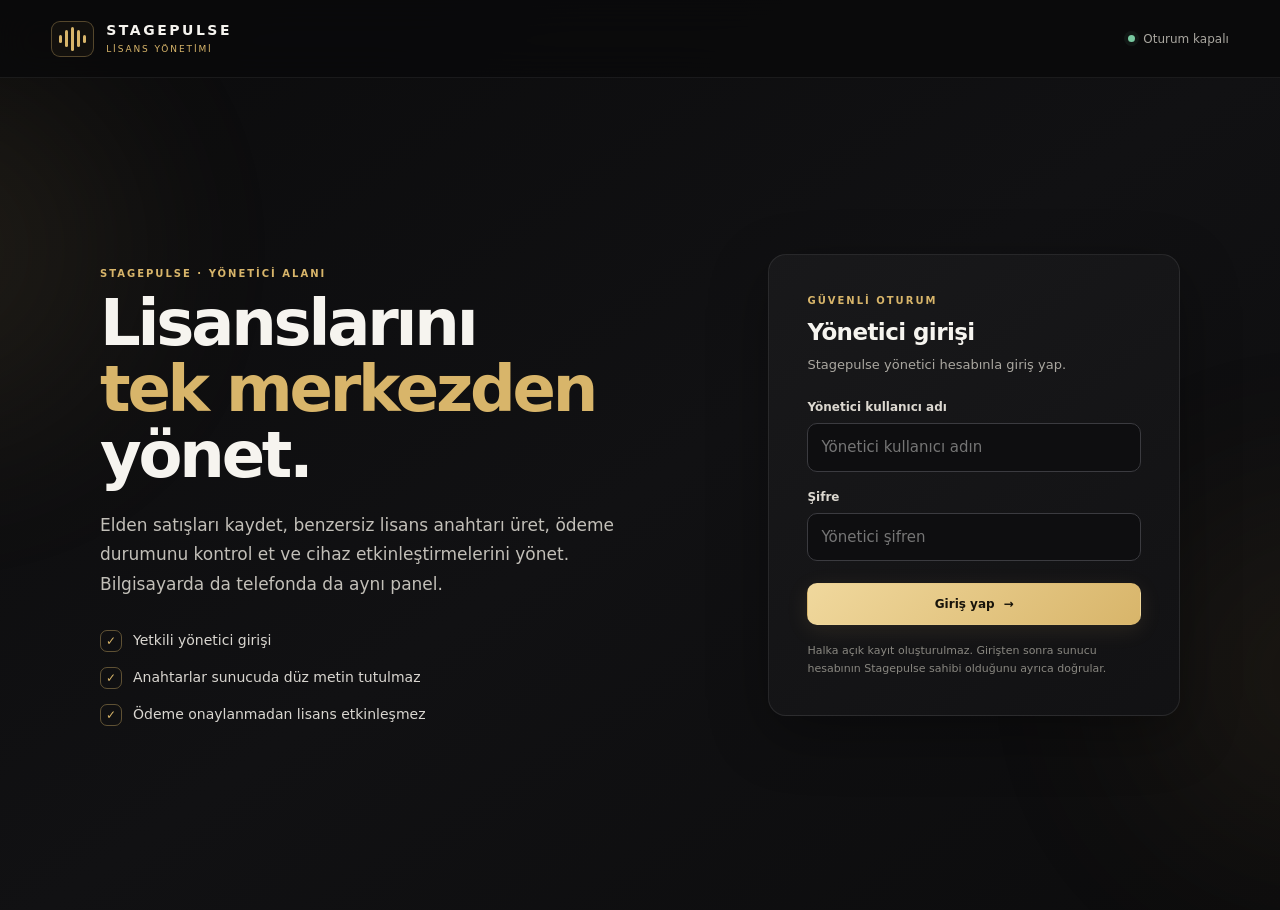
<file: windows/ses-merkezi-lisans/index.html>
<!doctype html>
<html lang="tr">
<head>
  <meta charset="utf-8">
  <meta name="viewport" content="width=device-width, initial-scale=1, viewport-fit=cover">
  <meta name="robots" content="noindex,nofollow,noarchive">
  <meta name="theme-color" content="#0c0c0d">
  <meta name="description" content="Stagepulse Ses Mühendisliği Merkezi lisans ve manuel satış yönetimi.">
  <title>Stagepulse | Lisans Yönetimi</title>
  <link rel="stylesheet" href="./admin.css">
  <script defer src="./admin.js?v=20261119-authfix2"></script>
</head>
<body>
  <div class="ambient ambient-a" aria-hidden="true"></div><div class="ambient ambient-b" aria-hidden="true"></div>
  <header class="topbar">
    <a class="brand" href="#" aria-label="Stagepulse Lisans Yönetimi ana sayfa">
      <span class="brand-mark" aria-hidden="true"><i></i><i></i><i></i><i></i><i></i></span>
      <span><strong>STAGEPULSE</strong><small>LİSANS YÖNETİMİ</small></span>
    </a>
    <div class="top-actions">
      <span id="connectionStatus" class="connection"><span class="status-dot"></span><span>Bağlantı bekleniyor</span></span>
      <button id="signOutButton" class="button button-quiet hidden" type="button">Güvenli çıkış</button>
    </div>
  </header>

  <main class="page-wrap">
    <section id="loginView" class="login-layout" aria-labelledby="loginHeading">
      <div class="login-intro">
        <p class="eyebrow">STAGEPULSE · YÖNETİCİ ALANI</p>
        <h1>Lisanslarını<br><span>tek merkezden</span> yönet.</h1>
        <p class="lead">Elden satışları kaydet, benzersiz lisans anahtarı üret, ödeme durumunu kontrol et ve cihaz etkinleştirmelerini yönet. Bilgisayarda da telefonda da aynı panel.</p>
        <div class="feature-line"><span class="feature-icon">✓</span> Yetkili yönetici girişi</div>
        <div class="feature-line"><span class="feature-icon">✓</span> Anahtarlar sunucuda düz metin tutulmaz</div>
        <div class="feature-line"><span class="feature-icon">✓</span> Ödeme onaylanmadan lisans etkinleşmez</div>
      </div>
      <form id="loginForm" class="panel login-card" autocomplete="on">
        <div class="panel-kicker">GÜVENLİ OTURUM</div>
        <h2 id="loginHeading">Yönetici girişi</h2>
        <p class="muted">Stagepulse yönetici hesabınla giriş yap.</p>
        <label for="loginEmail">Yönetici kullanıcı adı</label>
        <input id="loginEmail" name="username" type="text" inputmode="text" autocomplete="username" required maxlength="120" placeholder="Yönetici kullanıcı adın">
        <label for="loginPassword">Şifre</label>
        <input id="loginPassword" name="password" type="password" autocomplete="current-password" required maxlength="256" placeholder="Yönetici şifren">
        <button id="loginButton" class="button button-primary button-wide" type="submit">Giriş yap <span aria-hidden="true">→</span></button>
        <p id="loginMessage" class="feedback" role="status" aria-live="polite"></p>
        <p class="small-note">Halka açık kayıt oluşturulmaz. Girişten sonra sunucu hesabının Stagepulse sahibi olduğunu ayrıca doğrular.</p>
      </form>
    </section>

    <section id="appView" class="hidden" aria-labelledby="dashboardHeading">
      <div class="page-heading">
        <div><p class="eyebrow">TİCARİ KONTROL MERKEZİ</p><h1 id="dashboardHeading">Lisans ve satışlar</h1><p class="muted">Müşteri, tahsilat, aktivasyon ve lisans durumu aynı yerde.</p></div>
        <div class="heading-meta"><span class="owner-pill"><span class="status-dot"></span> Yönetici doğrulandı</span><span id="currentUser" class="current-user"></span></div>
      </div>
      <div id="globalMessage" class="feedback global-feedback" role="status" aria-live="polite"></div>

      <div class="stats-grid" aria-label="Lisans özeti">
        <article class="stat-card"><span class="stat-label">Toplam lisans</span><strong id="statTotal">0</strong><span class="stat-caption">Kayıtlı lisans</span></article>
        <article class="stat-card"><span class="stat-label">Aktif lisans</span><strong id="statActive">0</strong><span class="stat-caption">Ödeme ve süre kontrolünden geçen</span></article>
        <article class="stat-card"><span class="stat-label">Ödeme bekleyen</span><strong id="statPending">0</strong><span class="stat-caption">Etkinleştirme kapalı</span></article>
        <article class="stat-card"><span class="stat-label">Tahsilat kayıtları</span><strong id="statRevenue">₺0</strong><span class="stat-caption">Yalnızca panelde ödendi işaretlenen kayıtlar</span></article>
      </div>

      <section class="panel create-panel" aria-labelledby="newLicenseHeading">
        <div class="section-head"><div><p class="eyebrow">YENİ SATIŞ</p><h2 id="newLicenseHeading">Lisans oluştur</h2><p class="muted">Ödeme aldıysan “Ödendi” seç. Anahtar yalnızca bir kez gösterilir.</p></div><span class="section-number">01</span></div>
        <form id="licenseForm" class="form-grid">
          <div class="field span-2"><label for="customerName">Müşteri / öğrenci adı</label><input id="customerName" name="customer_name" maxlength="120" placeholder="Örn. Ahmet Yılmaz" required></div>
          <div class="field span-2"><label for="customerEmail">E-posta <span class="optional">(isteğe bağlı)</span></label><input id="customerEmail" name="customer_email" type="email" maxlength="320" placeholder="ogrenci@ornek.com"></div>
          <div class="field span-2"><label for="licenseLabel">Ürün / lisans etiketi</label><input id="licenseLabel" name="label" maxlength="120" required value="FULL PAKET"></div>
          <div class="field"><label for="licensePlan">Lisans türü</label><select id="licensePlan" name="plan_code" disabled><option value="student" selected>FULL PAKET</option></select></div>
          <div class="field"><label for="expiresDays">Süre (gün)</label><input id="expiresDays" name="expires_days" type="number" min="0" max="0" value="0" inputmode="numeric" readonly><small class="hint">FULL PAKET süresizdir.</small></div>
          <div class="field"><label for="maxActivations">Cihaz sayısı</label><select id="maxActivations" name="max_activations"><option value="1">1 cihaz</option><option value="2">2 cihaz</option><option value="3">3 cihaz</option><option value="5">5 cihaz</option></select></div>
          <div class="field"><label for="paymentMethod">Ödeme yöntemi</label><select id="paymentMethod" name="payment_method"><option value="cash">Elden nakit</option><option value="bank_transfer">Banka havalesi / EFT</option></select></div>
          <div class="field"><label for="paymentStatus">Ödeme durumu</label><select id="paymentStatus" name="payment_status"><option value="unpaid">Ödeme bekleniyor</option><option value="paid">Ödeme alındı / ödendi</option></select></div>
          <div class="field"><label for="paymentAmount">Tutar (TL)</label><input id="paymentAmount" name="amount" type="number" min="0" max="2500" step="0.01" value="2500" inputmode="decimal" required></div>
          <div class="field"><label for="paymentReference">Dekont / satış notu <span class="optional">(isteğe bağlı)</span></label><input id="paymentReference" name="payment_reference" maxlength="120" placeholder="Makbuz no veya kısa not"></div>
          <div class="field span-2"><label for="licenseNotes">İç not <span class="optional">(isteğe bağlı)</span></label><textarea id="licenseNotes" name="notes" rows="2" maxlength="500" placeholder="Satışa dair yöneticinin görebileceği kısa not"></textarea></div>
          <div class="field span-2 form-footer"><p class="small-note">Ödeme durumunu yalnızca tahsilatı gerçekten yaptıktan sonra “Ödendi” olarak işaretle. Bu kayıt muhasebe belgesinin yerine geçmez.</p><button id="createLicenseButton" class="button button-primary" type="submit">Lisans anahtarı üret <span aria-hidden="true">→</span></button></div>
        </form>
        <div id="issuedKeyPanel" class="issued-key hidden" aria-live="polite">
          <div><p class="eyebrow">YENİ LİSANS ANAHTARI</p><h3 id="issuedKeyTitle">Anahtar oluşturuldu</h3><p class="small-note">Anahtarı şimdi kopyalayıp müşteriye ilet. Güvenlik nedeniyle daha sonra tekrar görüntülenemez.</p></div>
          <code id="issuedKey" class="issued-key-value"></code>
          <div class="issued-key-actions"><button id="copyKeyButton" class="button button-primary" type="button">Anahtarı kopyala</button><button id="dismissKeyButton" class="button button-quiet" type="button">Anahtarı gizle</button></div>
        </div>
      </section>

      <section class="panel list-panel" aria-labelledby="licenseListHeading">
        <div class="section-head"><div><p class="eyebrow">KAYIT VE KONTROL</p><h2 id="licenseListHeading">Lisans listesi</h2><p class="muted">Ödeme onayla, süre uzat, cihazı kaldır veya lisansı iptal et.</p></div><span class="section-number">02</span></div>
        <div class="list-toolbar"><div class="search-wrap"><span aria-hidden="true">⌕</span><input id="licenseSearch" type="search" placeholder="Müşteri, e-posta veya lisans ara" aria-label="Lisans ara"></div><select id="licenseFilter" aria-label="Lisans durumuna göre filtrele"><option value="all">Tüm durumlar</option><option value="active">Aktif</option><option value="unpaid">Ödeme bekliyor</option><option value="refunded">İade edildi</option><option value="revoked">İptal edildi</option><option value="expired">Süresi dolmuş</option></select><button id="refreshButton" class="button button-quiet" type="button">Yenile ↻</button><button id="exportButton" class="button button-outline" type="button">CSV dışa aktar</button></div>
        <div id="licenseList" class="license-grid"><div class="empty-state">Lisans kayıtları yükleniyor…</div></div>
      </section>

      <section class="panel audit-panel" aria-labelledby="auditHeading">
        <div class="section-head"><div><p class="eyebrow">İZLENEBİLİRLİK</p><h2 id="auditHeading">Son yönetici işlemleri</h2><p class="muted">Lisans oluşturma, ödeme değişikliği ve iptal geçmişi.</p></div><span class="section-number">03</span></div>
        <div id="auditList" class="audit-list"><p class="empty-state">İşlem geçmişi yükleniyor…</p></div>
      </section>
      <footer class="page-footer"><span>STAGEPULSE · SES MÜHENDİSLİĞİ MERKEZİ</span><span>Bu panel yalnızca lisans yönetimi içindir.</span></footer>
    </section>
  </main>

  <dialog id="activationDialog" class="activation-dialog" aria-labelledby="activationHeading">
    <div class="dialog-head"><div><p class="eyebrow">CİHAZ ETKİNLEŞTİRMELERİ</p><h2 id="activationHeading">Aktif cihazlar</h2></div><button id="closeActivationDialog" class="icon-button" type="button" aria-label="Kapat">×</button></div>
    <p class="muted">Cihaz parmak izleri güvenlik için kısaltılmış gösterilir. Cihazı kaldırmak o cihazın lisans kontrolünü yeniden başarısız hâle getirir.</p>
    <div id="activationList" class="activation-list"></div>
  </dialog>
  <noscript><div class="noscript-warning">Bu yönetim panelini kullanmak için JavaScript açık olmalıdır.</div></noscript>
</body>
</html>
</file>
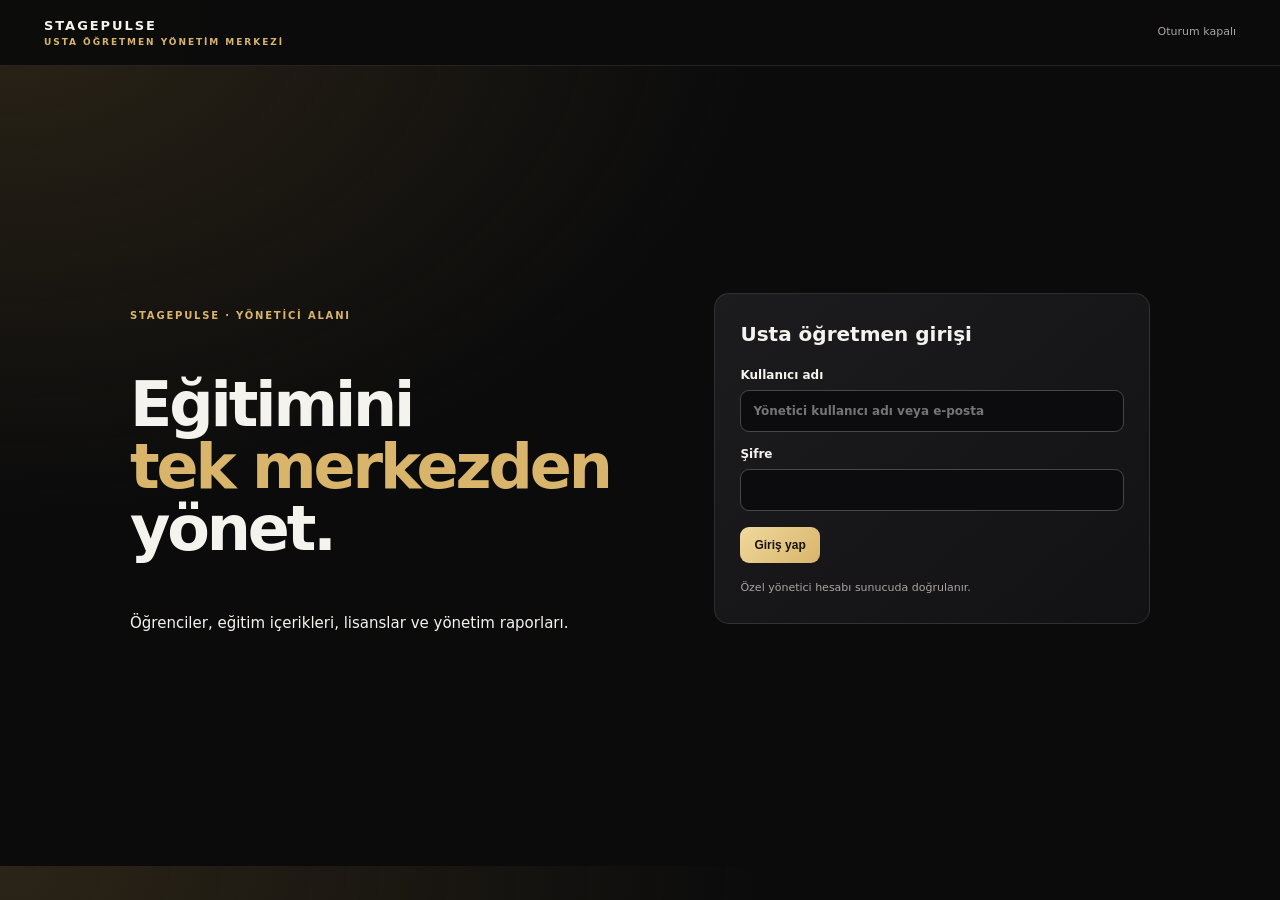
<file: admin-app/desktop/assets/index.html>
<!doctype html>
<html lang="tr"><head><meta charset="utf-8"><meta name="viewport" content="width=device-width,initial-scale=1,viewport-fit=cover"><meta name="theme-color" content="#0b0b0c"><title>Stagepulse Usta Öğretmen Yönetim Merkezi</title><link rel="stylesheet" href="style.css"></head><body>
<header class="top"><b>STAGEPULSE <small>USTA ÖĞRETMEN YÖNETİM MERKEZİ</small></b><span id="conn">Oturum kapalı</span><button id="logout" class="hidden">Güvenli çıkış</button></header><main>
<section id="login" class="login"><div><p>STAGEPULSE · YÖNETİCİ ALANI</p><h1>Eğitimini<br><em>tek merkezden</em> yönet.</h1><span>Öğrenciler, eğitim içerikleri, lisanslar ve yönetim raporları.</span></div><form id="loginForm" class="panel"><h2>Usta öğretmen girişi</h2><label>Kullanıcı adı<input id="username" required autocomplete="username" maxlength="120" placeholder="Yönetici kullanıcı adı veya e-posta"></label><label>Şifre<input id="password" type="password" required autocomplete="current-password" maxlength="1024"></label><button id="loginBtn" type="submit">Giriş yap</button><p id="loginMsg"></p><small>Özel yönetici hesabı sunucuda doğrulanır.</small></form></section>
<section id="app" class="hidden">
<nav class="nav"><button data-page="overview" class="nav-active">Genel Bakış</button><button data-page="students">Öğrenciler</button><button data-page="test-licenses">Eğitim/Test Lisansları</button><button data-page="education">Eğitim Yönetimi</button><button data-page="exams">Sınavlar</button><button data-page="licenses">Lisanslar</button><button data-page="reports">Raporlar</button><button data-page="settings">Ayarlar</button></nav>
<p id="msg" role="status"></p>
<section id="page-overview" class="page"><div class="heading"><div><p>USTA ÖĞRETMEN KONTROL MERKEZİ</p><h1>Genel Bakış</h1><span class="muted">Lisans sunucusundan alınan güncel özet.</span></div><button id="refresh" class="secondary">Verileri yenile</button></div>
<div class="stats"><div class="panel">Toplam lisans<strong id="total">0</strong></div><div class="panel">Aktif lisans<strong id="active">0</strong></div><div class="panel">İptal / süresi dolmuş<strong id="revoked">0</strong></div><div class="panel">Kayıtlı müşteri<strong id="studentCount">0</strong></div></div>
<div class="panel"><h2>Yönetim modülleri</h2><div class="module-grid">
<button class="module-card" data-page="students"><b>Öğrenciler</b><span>Öğrenci hesapları ve ilerleme takibi</span></button><button class="module-card" data-page="test-licenses"><b>Eğitim/Test Lisansları</b><span>Ticari satışlardan ayrı ücretsiz öğrenci lisansları</span></button>
<button class="module-card" data-page="education"><b>Eğitim Yönetimi</b><span>Uygulamadaki eğitim paketleri kataloğu</span></button>
<button class="module-card" data-page="exams"><b>Sınavlar</b><span>Sınav verisi için sunucu bağlantı durumu</span></button>
<button class="module-card" data-page="licenses"><b>Lisanslar</b><span>Lisans oluştur, takip et ve iptal et</span></button>
</div></div></section>
<section id="page-students" class="page hidden"><div class="heading"><div><p>ÖĞRENCİ / MÜŞTERİ KAYITLARI</p><h1>Öğrenciler</h1></div><button class="secondary" data-refresh>Yenile</button></div><p class="muted">Lisansını etkinleştiren öğrencileri ve öğretmen onaylı ders ilerlemelerini buradan yönet.</p><div class="panel"><div class="toolbar"><input id="studentSearch" placeholder="İsim veya lisans ara"></div><div id="studentsList" class="cards"></div><div id="progressDialog" class="panel hidden"><div class="heading"><h2 id="progressStudentName">Öğrenci ilerlemesi</h2><button id="closeProgress" class="secondary">Kapat</button></div><p class="muted">Modül tamamlanma durumunu işaretle ve öğretmen notunu kaydet.</p><div id="progressModules"></div></div></div></section>
<section id="page-test-licenses" class="page hidden"><div class="heading"><div><p>STAGEPULSE AKADEMİ · DAHİLİ KULLANIM</p><h1>Eğitim / Test Lisansları</h1></div><button class="secondary" data-refresh>Yenile</button></div><p class="muted">Bu alan yalnızca eğitim ve test hesapları içindir. Burada oluşturulan ücretsiz lisanslar ticari müşteri lisanslarından ayrı tutulur; mevcut müşteri lisansları değiştirilmez.</p><div class="panel"><h2>Mevcut hesabı öğrenciye dönüştür</h2><p class="muted">Daha önce oluşturduğun Auth hesabını seç. Sistem hesaba ayrı, ücretsiz ve süresiz eğitim lisansı bağlar.</p><form id="testEnrollForm" class="grid"><label class="wide">Henüz öğrenciye bağlanmamış hesap<select id="testStudentAccount" required><option value="">Hesaplar yükleniyor…</option></select></label><button class="wide" id="testEnrollButton" type="submit">Ücretsiz eğitim lisansı oluştur ve hesabı bağla</button></form><div id="testKeyResult" class="hidden"><p>ÖĞRENCİ LİSANSI OLUŞTURULDU</p><p class="muted">Hesap öğrenci listesine eklendi. Tam lisans erişimi için anahtarı ilgili hesaptaki lisans ekranında etkinleştir.</p><code id="testKeyValue"></code><button id="copyTestKey" type="button">Anahtarı kopyala</button><button id="hideTestKey" class="secondary" type="button">Gizle</button></div></div><div class="panel"><div class="heading"><h2>Oluşturulan eğitim/test lisansları</h2><strong id="testLicenseCount">0</strong></div><div id="testLicenseList" class="cards"><p class="muted">Lisans kayıtları yükleniyor.</p></div></div></section><section id="page-education" class="page hidden">
<div class="heading"><div><p>EĞİTİM İÇERİKLERİ</p><h1>Eğitim Yönetimi</h1></div><button class="secondary" data-refresh-education>Yenile</button></div>
<p class="muted">PDF ders materyallerini yükle, düzenle ve sunucu kataloğunda yayımla. Öğrenci uygulamasında görüntülenmesi için istemci entegrasyonu ayrıca gerekir. Yalnızca PDF, en fazla 50 MB.</p>
<div class="panel"><h2>Yeni eğitim dokümanı</h2><form id="educationForm" class="grid">
<label>Doküman başlığı<input id="educationTitle" maxlength="180" required></label><label>Kategori<input id="educationCategory" maxlength="80" required value="Genel"></label>
<label class="wide">Açıklama<textarea id="educationDescription" maxlength="3000" rows="3"></textarea></label><label class="wide">PDF dosyası<input id="educationFile" type="file" accept="application/pdf,.pdf" required></label>
<button class="wide" id="educationUploadButton" type="submit">PDF yükle ve kataloğa ekle</button></form><p id="educationMsg" role="status"></p></div>
<div class="panel"><div class="heading"><h2>Yayınlanan ve taslak dokümanlar</h2><strong id="educationCount">0</strong></div><div id="educationList" class="cards"><p class="muted">Dokümanlar yükleniyor.</p></div></div>
<div class="panel"><h2>Doküman kullanım raporu</h2><div id="educationAnalytics" class="cards"><p class="muted">İstatistikler yükleniyor.</p></div></div></section>
<section id="page-exams" class="page hidden">
<div class="heading"><div><p>ÖLÇME VE DEĞERLENDİRME</p><h1>Sınavlar</h1></div><button class="secondary" data-refresh-exams>Yenile</button></div>
<p class="muted">Sınav oluştur, soru bankasını yönet, sınavı öğrencilere yayımla ve sonuçları takip et.</p>
<div class="panel"><h2 id="examFormTitle">Yeni sınav</h2><form id="examForm" class="grid"><input id="examId" type="hidden">
<label>Sınav başlığı<input id="examTitle" maxlength="180" required></label><label>İlgili modül<select id="examModule"><option value="">Genel</option><option value="frequency">Frekans Bulucu</option><option value="ear">Kulak Eğitimi</option><option value="calculators">Ses Hesaplayıcıları</option><option value="acoustics">Akustik</option><option value="rta">RTA / SPL Ölçümü</option><option value="mixer">Dijital Mikser</option><option value="wav">Ses Dosyası Analizi</option><option value="lufs">LUFS / Loudness</option><option value="cues">Cue Listesi</option><option value="checklists">Kontrol Listeleri</option><option value="docs">Eğitim Dokümanları</option></select></label>
<label>Süre (dakika, boş = süresiz)<input id="examDuration" type="number" min="1" max="600"></label><label>Geçme notu (%)<input id="examPass" type="number" min="0" max="100" value="70" required></label><label>Deneme hakkı<input id="examAttemptsAllowed" type="number" min="1" max="20" value="1" required></label>
<label class="wide">Açıklama<textarea id="examDescription" rows="3" maxlength="3000"></textarea></label><div class="wide actions"><button id="examSaveButton" type="submit">Sınavı kaydet</button><button id="examResetButton" type="button" class="secondary">Yeni sınav formu</button></div></form></div>
<div class="panel"><div class="heading"><h2>Sınav listesi</h2><strong id="examCount">0</strong></div><div id="examList" class="cards"><p class="muted">Sınavlar yükleniyor.</p></div></div>
<div id="questionPanel" class="panel hidden"><div class="heading"><h2 id="questionPanelTitle">Soru bankası</h2><button id="closeQuestionPanel" class="secondary" type="button">Kapat</button></div>
<form id="questionForm" class="grid"><input id="questionId" type="hidden"><label class="wide">Soru metni<textarea id="questionText" rows="3" maxlength="4000" required></textarea></label>
<label>Soru türü<select id="questionType"><option value="single_choice">Tek seçenekli</option><option value="multiple_choice">Çok seçenekli</option><option value="true_false">Doğru / yanlış</option><option value="short_answer">Kısa cevap</option></select></label><label>Puan<input id="questionPoints" type="number" min="0.01" max="1000" step="0.01" value="1" required></label>
<label class="wide" id="questionOptionsWrap">Seçenekler (her satıra bir seçenek)<textarea id="questionOptions" rows="4" placeholder="A) ...&#10;B) ...&#10;C) ...&#10;D) ..."></textarea></label>
<label class="wide">Doğru cevap (çoklu seçimde virgülle ayır; doğru/yanlış için true veya false)<input id="questionCorrect" maxlength="1000" required></label>
<label class="wide">Açıklama (isteğe bağlı)<textarea id="questionExplanation" rows="2" maxlength="2000"></textarea></label>
<div class="wide actions"><button type="submit" id="questionSaveButton">Soruyu kaydet</button><button type="button" id="questionResetButton" class="secondary">Temizle</button></div></form><div id="questionList" class="cards"></div></div>
<div class="panel"><h2>Öğrenci sınav sonuçları</h2><p class="muted">Bir sınavın sonuçlarını görmek için sınav kartındaki Sonuçlar düğmesini kullan.</p><div id="examAttempts" class="cards"><p class="muted">Henüz sınav seçilmedi.</p></div></div></section>
<section id="page-licenses" class="page hidden"><div class="heading"><div><p>LİSANS VE AKTİVASYON</p><h1>Lisanslar</h1></div><button id="refreshLicenses" class="secondary">Yenile</button></div>
<div class="stats"><div class="panel">Toplam<strong id="totalLicenses">0</strong></div><div class="panel">Aktif<strong id="activeLicenses">0</strong></div><div class="panel">İptal / süresi dolmuş<strong id="revokedLicenses">0</strong></div></div>
<div class="panel"><h2>Yeni lisans</h2><form id="createForm" class="grid"><label>Öğrenci / müşteri adı<input id="customer" required maxlength="120"></label><label>E-posta<input id="email" type="email" maxlength="320"></label><label>Lisans adı<input id="label" value="Öğrenci lisansı" maxlength="120"></label><label>Lisans türü<select id="plan"><option value="student">Öğrenci</option><option value="classroom">Sınıf / kurum</option><option value="lifetime">Süresiz</option></select></label><label>Eğitim paketi<select id="bundle"><option value="start">Başlangıç</option><option value="live_sound">Canlı Ses</option><option value="rf_wireless">RF / Kablosuz</option><option value="pa_system">PA Sistem</option><option value="studio_post">Stüdyo / Post</option><option value="spl_acoustics">SPL / Akustik</option><option value="digital_console">Dijital Konsol</option><option value="full_master">Full Master</option><option value="institution">Kurum</option></select></label><label>Cihaz sınırı<select id="devices"><option>1</option><option>2</option><option>3</option><option>5</option><option>10</option></select></label><label>Geçerlilik (gün, 0 = süresiz)<input id="days" type="number" min="0" max="3650" value="365"></label><label>Ödeme yöntemi<select id="paymentMethod"><option value="cash">Nakit</option><option value="bank_transfer">Havale / EFT</option><option value="card">Kart / POS</option><option value="other">Diğer</option></select></label><label>Ödeme durumu<select id="paymentStatus"><option value="paid">Ödendi</option><option value="unpaid">Ödeme bekliyor</option></select></label><label>Tutar (TRY)<input id="amount" type="number" min="0" step="0.01" value="0"></label><label>Ödeme referansı<input id="reference" maxlength="120"></label><label class="wide">Not<input id="notes" maxlength="500"></label><button class="wide" type="submit" id="createBtn">Lisans oluştur ve anahtar üret</button></form><div id="keyResult" class="hidden"><p>YENİ LİSANS ANAHTARI</p><code id="keyValue"></code><button id="copyKey">Kopyala</button><button id="hideKey" class="secondary">Gizle</button></div></div>
<div class="panel"><div class="heading"><h2>Kayıtlı lisanslar</h2><button id="export" class="secondary">CSV dışa aktar</button></div><div class="toolbar"><input id="search" placeholder="Müşteri veya lisans ara"><select id="filter"><option value="all">Tümü</option><option value="active">Aktif</option><option value="revoked">İptal / süresi dolmuş</option></select></div><div id="licenses" class="cards"></div></div></section>
<section id="page-reports" class="page hidden"><div class="heading"><div><p>OPERASYONEL ÖZET</p><h1>Raporlar</h1></div><button class="secondary" data-refresh>Raporu yenile</button></div><div class="panel"><h2>Lisans raporu</h2><p id="reportSummary">Lisans verisi yükleniyor.</p><button id="reportExport" class="secondary">Yönetim CSV raporunu indir</button></div><div class="panel"><h2>Eğitim ilerleme raporu</h2><p id="progressReport">Öğrenci ilerleme verileri yükleniyor.</p></div><div class="panel"><h2>Yönetici işlem geçmişi</h2><div id="auditList" class="cards"><p class="muted">İşlem geçmişi yükleniyor.</p></div></div></section>
<section id="page-settings" class="page hidden"><div class="heading"><div><p>HESAP GÜVENLİĞİ</p><h1>Ayarlar</h1></div></div><div class="panel"><h2>Yönetici şifresini değiştir</h2><form id="passwordForm"><label>Yeni şifre (en az 14 karakter)<input id="newPassword" type="password" minlength="14" maxlength="1024" required autocomplete="new-password"></label><button id="passwordBtn">Şifreyi değiştir</button></form></div><div class="panel"><h2>Bağlantı durumu</h2><p class="muted">Yönetim işlemleri güvenli sunucu oturumu üzerinden yürütülür. Oturum ve yetki doğrulaması sunucuda yapılır.</p></div></section>
<footer>Stagepulse · Usta Öğretmen Yönetim Merkezi</footer><style>.progress-row{display:grid;grid-template-columns:1fr 1.3fr auto;gap:8px;align-items:center;padding:10px 0;border-bottom:1px solid #ffffff18}.progress-row label{display:flex;gap:8px;align-items:center}.progress-row input[type=checkbox]{width:auto}.note-input{min-width:0}.actions{display:flex;gap:8px;flex-wrap:wrap}.danger{background:#582727;color:#fff}@media(max-width:650px){.progress-row{grid-template-columns:1fr}}</style></section></main><script src="app.js"></script></body></html>
</file>
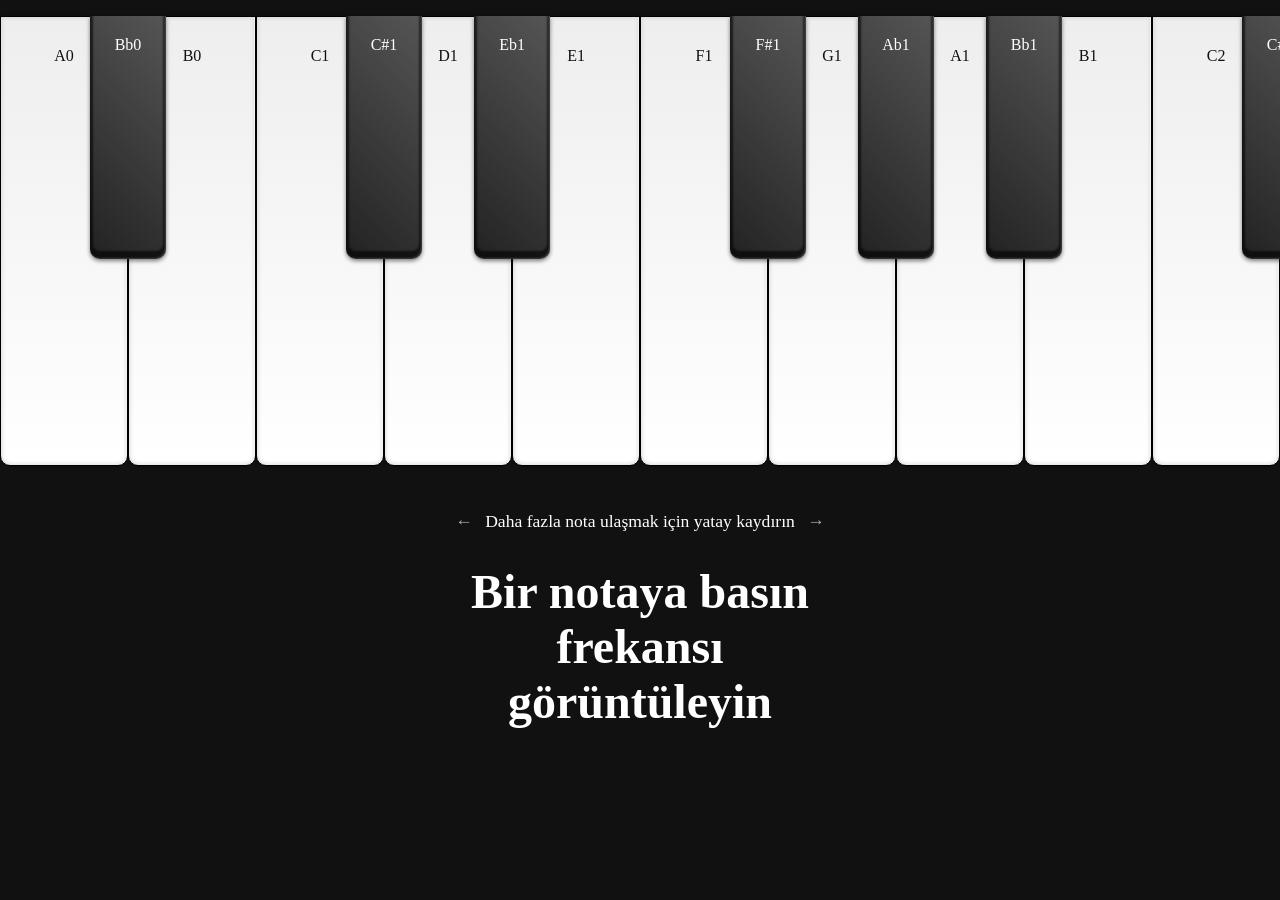
<file: windows/araclar/Frekans_Bulucu/index.html>
<!doctype html>
<html lang="tr">

<head>
    <!-- Required meta tags -->
    <meta charset="utf-8">
    <meta name="viewport" content="width=device-width, initial-scale=1, shrink-to-fit=no">
    <link rel="stylesheet" type="text/css" href="freq-finder.css">

    <!-- Çevrimdışı sürüm: gerekli Bootstrap sınıfları freq-finder.css içinde yerel olarak tanımlanır. -->
    
    <title>Frekans Bulucu</title>
</head>

<body>
    <div class="container-fluid keyboard-container">
        <div class="row ">
            <div class="col-sm-12 ">
                <ul class="keyboard d-flex flex-nowrap">
                    <!-- Octave 0 -->
                    <li class="white" id="A0" onclick="playNote(27.50, 0.15, 1)" role="button" tabindex="0" aria-label="A0, 27.50 Hz" onkeydown="if(event.key==='Enter'||event.key===' '){playNote(27.50,0.15,1)}"><span>A0</span></li>
                    <li class="black" id="Bb0" onclick="playNote(29.14, 0.15, 1)" role="button" tabindex="0" aria-label="Bb0, 29.14 Hz" onkeydown="if(event.key==='Enter'||event.key===' '){playNote(29.14,0.15,1)}"><span>Bb0 </span></li>
                    <li class="white" id="B0" onclick="playNote(30.87, 0.15, 1)" role="button" tabindex="0" aria-label="B0, 30.87 Hz" onkeydown="if(event.key==='Enter'||event.key===' '){playNote(30.87,0.15,1)}"><span>B0 </span></li>
                    <!-- Octave 1 -->
                    <li class="white" id="C1" onclick="playNote(32.70, 0.15, 1)" role="button" tabindex="0" aria-label="C1, 32.70 Hz" onkeydown="if(event.key==='Enter'||event.key===' '){playNote(32.70,0.15,1)}"><span>C1 </span></li>
                    <li class="black" id="C#1" onclick="playNote(34.65, 0.15, 1)" role="button" tabindex="0" aria-label="C#1, 34.65 Hz" onkeydown="if(event.key==='Enter'||event.key===' '){playNote(34.65,0.15,1)}"><span>C#1 </span></li>
                    <li class="white" id="D1" onclick="playNote(36.71, 0.15, 1)" role="button" tabindex="0" aria-label="D1, 36.71 Hz" onkeydown="if(event.key==='Enter'||event.key===' '){playNote(36.71,0.15,1)}"><span>D1 </span></li>
                    <li class="black" id="Eb1" onclick="playNote(38.89, 0.15, 1)" role="button" tabindex="0" aria-label="Eb1, 38.89 Hz" onkeydown="if(event.key==='Enter'||event.key===' '){playNote(38.89,0.15,1)}"><span>Eb1 </span></li>
                    <li class="white" id="E1" onclick="playNote(41.20, 0.15, 1)" role="button" tabindex="0" aria-label="E1, 41.20 Hz" onkeydown="if(event.key==='Enter'||event.key===' '){playNote(41.20,0.15,1)}"><span>E1 </span></li>
                    <li class="white" id="F1" onclick="playNote(43.65, 0.15, 1)" role="button" tabindex="0" aria-label="F1, 43.65 Hz" onkeydown="if(event.key==='Enter'||event.key===' '){playNote(43.65,0.15,1)}"><span>F1 </span></li>
                    <li class="black" id="F#1" onclick="playNote(46.25, 0.15, 1)" role="button" tabindex="0" aria-label="F#1, 46.25 Hz" onkeydown="if(event.key==='Enter'||event.key===' '){playNote(46.25,0.15,1)}"><span>F#1 </span></li>
                    <li class="white" id="G1" onclick="playNote(49.00, 0.15, 1)" role="button" tabindex="0" aria-label="G1, 49.00 Hz" onkeydown="if(event.key==='Enter'||event.key===' '){playNote(49.00,0.15,1)}"><span>G1 </span></li>
                    <li class="black" id="Ab1" onclick="playNote(51.91, 0.15, 1)" role="button" tabindex="0" aria-label="Ab1, 51.91 Hz" onkeydown="if(event.key==='Enter'||event.key===' '){playNote(51.91,0.15,1)}"><span>Ab1 </span></li>
                    <li class="white" id="A1" onclick="playNote(55.00, 0.15, 1)" role="button" tabindex="0" aria-label="A1, 55.00 Hz" onkeydown="if(event.key==='Enter'||event.key===' '){playNote(55.00,0.15,1)}"><span>A1 </span></li>
                    <li class="black" id="Bb1" onclick="playNote(58.27, 0.15, 1)" role="button" tabindex="0" aria-label="Bb1, 58.27 Hz" onkeydown="if(event.key==='Enter'||event.key===' '){playNote(58.27,0.15,1)}"><span>Bb1 </span></li>
                    <li class="white" id="B1" onclick="playNote(61.74, 0.15, 1)" role="button" tabindex="0" aria-label="B1, 61.74 Hz" onkeydown="if(event.key==='Enter'||event.key===' '){playNote(61.74,0.15,1)}"><span>B1 </span></li>
                    <!-- Octave 2 -->
                    <li class="white" id="C2" onclick="playNote(65.41, 0.15, 1)" role="button" tabindex="0" aria-label="C2, 65.41 Hz" onkeydown="if(event.key==='Enter'||event.key===' '){playNote(65.41,0.15,1)}"><span>C2 </span></li>
                    <li class="black" id="C#2" onclick="playNote(69.30, 0.15, 1)" role="button" tabindex="0" aria-label="C#2, 69.30 Hz" onkeydown="if(event.key==='Enter'||event.key===' '){playNote(69.30,0.15,1)}"><span>C#2 </span></li>
                    <li class="white" id="D2" onclick="playNote(73.42, 0.15, 1)" role="button" tabindex="0" aria-label="D2, 73.42 Hz" onkeydown="if(event.key==='Enter'||event.key===' '){playNote(73.42,0.15,1)}"><span>D2 </span></li>
                    <li class="black" id="Eb2" onclick="playNote(77.78, 0.15, 1)" role="button" tabindex="0" aria-label="Eb2, 77.78 Hz" onkeydown="if(event.key==='Enter'||event.key===' '){playNote(77.78,0.15,1)}"><span>Eb2   </span></li>
                    <li class="white" id="E2" onclick="playNote(82.41, 0.15, 1)" role="button" tabindex="0" aria-label="E2, 82.41 Hz" onkeydown="if(event.key==='Enter'||event.key===' '){playNote(82.41,0.15,1)}"><span>E2   </span></li>
                    <li class="white" id="F2" onclick="playNote(87.31, 0.15, 1)" role="button" tabindex="0" aria-label="F2, 87.31 Hz" onkeydown="if(event.key==='Enter'||event.key===' '){playNote(87.31,0.15,1)}"><span>F2   </span></li>
                    <li class="black" id="F#2" onclick="playNote(92.50, 0.15, 1)" role="button" tabindex="0" aria-label="F#2, 92.50 Hz" onkeydown="if(event.key==='Enter'||event.key===' '){playNote(92.50,0.15,1)}"><span>F#2   </span></li>
                    <li class="white" id="G2" onclick="playNote(98.00, 0.15, 1)" role="button" tabindex="0" aria-label="G2, 98.00 Hz" onkeydown="if(event.key==='Enter'||event.key===' '){playNote(98.00,0.15,1)}"><span>G2   </span></li>
                    <li class="black" id="Ab2" onclick="playNote(103.83, 0.15, 1)" role="button" tabindex="0" aria-label="Ab2, 103.83 Hz" onkeydown="if(event.key==='Enter'||event.key===' '){playNote(103.83,0.15,1)}"><span>Ab2   </span></li>
                    <li class="white" id="A2" onclick="playNote(110.00, 0.15, 1)" role="button" tabindex="0" aria-label="A2, 110.00 Hz" onkeydown="if(event.key==='Enter'||event.key===' '){playNote(110.00,0.15,1)}"><span>A2   </span></li>
                    <li class="black" id="Bb2" onclick="playNote(116.54, 0.15, 1)" role="button" tabindex="0" aria-label="Bb2, 116.54 Hz" onkeydown="if(event.key==='Enter'||event.key===' '){playNote(116.54,0.15,1)}"><span>Bb2   </span></li>
                    <li class="white" id="B2" onclick="playNote(123.47, 0.15, 1)" role="button" tabindex="0" aria-label="B2, 123.47 Hz" onkeydown="if(event.key==='Enter'||event.key===' '){playNote(123.47,0.15,1)}"><span>B2   </span></li>
                    <!-- Octave 3 -->
                    <li class="white" id="C3" onclick="playNote(130.81, 0.15, 1)" role="button" tabindex="0" aria-label="C3, 130.81 Hz" onkeydown="if(event.key==='Enter'||event.key===' '){playNote(130.81,0.15,1)}"><span>C3   </span></li>
                    <li class="black" id="C#3" onclick="playNote(138.59, 0.15, 1)" role="button" tabindex="0" aria-label="C#3, 138.59 Hz" onkeydown="if(event.key==='Enter'||event.key===' '){playNote(138.59,0.15,1)}"><span>C#3   </span></li>
                    <li class="white" id="D3" onclick="playNote(146.83, 0.15, 1)" role="button" tabindex="0" aria-label="D3, 146.83 Hz" onkeydown="if(event.key==='Enter'||event.key===' '){playNote(146.83,0.15,1)}"><span>D3   </span></li>
                    <li class="black" id="Eb3" onclick="playNote(155.56, 0.15, 1)" role="button" tabindex="0" aria-label="Eb3, 155.56 Hz" onkeydown="if(event.key==='Enter'||event.key===' '){playNote(155.56,0.15,1)}"><span>Eb3   </span></li>
                    <li class="white" id="E3" onclick="playNote(164.81, 0.15, 1)" role="button" tabindex="0" aria-label="E3, 164.81 Hz" onkeydown="if(event.key==='Enter'||event.key===' '){playNote(164.81,0.15,1)}"><span>E3   </span></li>
                    <li class="white" id="F3" onclick="playNote(174.61, 0.15, 1)" role="button" tabindex="0" aria-label="F3, 174.61 Hz" onkeydown="if(event.key==='Enter'||event.key===' '){playNote(174.61,0.15,1)}"><span>F3   </span></li>
                    <li class="black" id="F#3" onclick="playNote(185.00, 0.15, 1)" role="button" tabindex="0" aria-label="F#3, 185.00 Hz" onkeydown="if(event.key==='Enter'||event.key===' '){playNote(185.00,0.15,1)}"><span>F#3   </span></li>
                    <li class="white" id="G3" onclick="playNote(196.00, 0.15, 1)" role="button" tabindex="0" aria-label="G3, 196.00 Hz" onkeydown="if(event.key==='Enter'||event.key===' '){playNote(196.00,0.15,1)}"><span>G3   </span></li>
                    <li class="black" id="Ab3" onclick="playNote(207.65, 0.15, 1)" role="button" tabindex="0" aria-label="Ab3, 207.65 Hz" onkeydown="if(event.key==='Enter'||event.key===' '){playNote(207.65,0.15,1)}"><span>Ab3   </span></li>
                    <li class="white" id="A3" onclick="playNote(220.00, 0.15, 1)" role="button" tabindex="0" aria-label="A3, 220.00 Hz" onkeydown="if(event.key==='Enter'||event.key===' '){playNote(220.00,0.15,1)}"><span>A3   </span></li>
                    <li class="black" id="Bb3" onclick="playNote(233.08, 0.15, 1)" role="button" tabindex="0" aria-label="Bb3, 233.08 Hz" onkeydown="if(event.key==='Enter'||event.key===' '){playNote(233.08,0.15,1)}"><span>Bb3   </span></li>
                    <li class="white" id="B3" onclick="playNote(246.94, 0.15, 1)" role="button" tabindex="0" aria-label="B3, 246.94 Hz" onkeydown="if(event.key==='Enter'||event.key===' '){playNote(246.94,0.15,1)}"><span>B3   </span></li>
                    <!-- Octave 4 -->
                    <li class="white" id="C4" onclick="playNote(261.63, 0.15, 1)" role="button" tabindex="0" aria-label="C4, 261.63 Hz" onkeydown="if(event.key==='Enter'||event.key===' '){playNote(261.63,0.15,1)}"><span>C4    </span></li>
                    <li class="black" id="C#4" onclick="playNote(277.18, 0.15, 1)" role="button" tabindex="0" aria-label="C#4, 277.18 Hz" onkeydown="if(event.key==='Enter'||event.key===' '){playNote(277.18,0.15,1)}"><span>C#4   </span></li>
                    <li class="white" id="D4" onclick="playNote(293.66, 0.15, 1)" role="button" tabindex="0" aria-label="D4, 293.66 Hz" onkeydown="if(event.key==='Enter'||event.key===' '){playNote(293.66,0.15,1)}"><span>D4 </span></li>
                    <li class="black" id="Eb4" onclick="playNote(311.13, 0.15, 1)" role="button" tabindex="0" aria-label="Eb4, 311.13 Hz" onkeydown="if(event.key==='Enter'||event.key===' '){playNote(311.13,0.15,1)}"><span>Eb4 </span></li>
                    <li class="white" id="E4" onclick="playNote(329.63, 0.15, 1)" role="button" tabindex="0" aria-label="E4, 329.63 Hz" onkeydown="if(event.key==='Enter'||event.key===' '){playNote(329.63,0.15,1)}"><span>E4 </span></li>
                    <li class="white" id="F4" onclick="playNote(349.23, 0.15, 1)" role="button" tabindex="0" aria-label="F4, 349.23 Hz" onkeydown="if(event.key==='Enter'||event.key===' '){playNote(349.23,0.15,1)}"><span>F4 </span></li>
                    <li class="black" id="F#4" onclick="playNote(369.99, 0.15, 1)" role="button" tabindex="0" aria-label="F#4, 369.99 Hz" onkeydown="if(event.key==='Enter'||event.key===' '){playNote(369.99,0.15,1)}"><span>F#4 </span></li>
                    <li class="white" id="G4" onclick="playNote(392.00, 0.15, 1)" role="button" tabindex="0" aria-label="G4, 392.00 Hz" onkeydown="if(event.key==='Enter'||event.key===' '){playNote(392.00,0.15,1)}"><span>G4 </span></li>
                    <li class="black" id="Ab4" onclick="playNote(415.30, 0.15, 1)" role="button" tabindex="0" aria-label="Ab4, 415.30 Hz" onkeydown="if(event.key==='Enter'||event.key===' '){playNote(415.30,0.15,1)}"><span>Ab4 </span></li>
                    <li class="white" id="A4" onclick="playNote(440.00, 0.15, 1)" role="button" tabindex="0" aria-label="A4, 440.00 Hz" onkeydown="if(event.key==='Enter'||event.key===' '){playNote(440.00,0.15,1)}"><span>A4 </span></li>
                    <li class="black" id="Bb4" onclick="playNote(466.16, 0.15, 1)" role="button" tabindex="0" aria-label="Bb4, 466.16 Hz" onkeydown="if(event.key==='Enter'||event.key===' '){playNote(466.16,0.15,1)}"><span>Bb4 </span></li>
                    <li class="white" id="B4" onclick="playNote(493.88, 0.15, 1)" role="button" tabindex="0" aria-label="B4, 493.88 Hz" onkeydown="if(event.key==='Enter'||event.key===' '){playNote(493.88,0.15,1)}"><span>B4 </span></li>
                    <!-- Octave 5 -->
                    <li class="white" id="C5" onclick="playNote(523.25, 0.15, 1)" role="button" tabindex="0" aria-label="C5, 523.25 Hz" onkeydown="if(event.key==='Enter'||event.key===' '){playNote(523.25,0.15,1)}"><span>C5   </span></li>
                    <li class="black" id="C#5" onclick="playNote(554.37, 0.15, 1)" role="button" tabindex="0" aria-label="C#5, 554.37 Hz" onkeydown="if(event.key==='Enter'||event.key===' '){playNote(554.37,0.15,1)}"><span>C#5   </span></li>
                    <li class="white" id="D5" onclick="playNote(587.33, 0.15, 1)" role="button" tabindex="0" aria-label="D5, 587.33 Hz" onkeydown="if(event.key==='Enter'||event.key===' '){playNote(587.33,0.15,1)}"><span>D5   </span></li>
                    <li class="black" id="Eb5" onclick="playNote(622.25, 0.15, 1)" role="button" tabindex="0" aria-label="Eb5, 622.25 Hz" onkeydown="if(event.key==='Enter'||event.key===' '){playNote(622.25,0.15,1)}"><span>Eb5   </span></li>
                    <li class="white" id="E5" onclick="playNote(659.26, 0.15, 1)" role="button" tabindex="0" aria-label="E5, 659.26 Hz" onkeydown="if(event.key==='Enter'||event.key===' '){playNote(659.26,0.15,1)}"><span>E5   </span></li>
                    <li class="white" id="F5" onclick="playNote(698.46, 0.15, 1)" role="button" tabindex="0" aria-label="F5, 698.46 Hz" onkeydown="if(event.key==='Enter'||event.key===' '){playNote(698.46,0.15,1)}"><span>F5   </span></li>
                    <li class="black" id="F#5" onclick="playNote(739.99, 0.15, 1)" role="button" tabindex="0" aria-label="F#5, 739.99 Hz" onkeydown="if(event.key==='Enter'||event.key===' '){playNote(739.99,0.15,1)}"><span>F#5   </span></li>
                    <li class="white" id="G5" onclick="playNote(783.99, 0.15, 1)" role="button" tabindex="0" aria-label="G5, 783.99 Hz" onkeydown="if(event.key==='Enter'||event.key===' '){playNote(783.99,0.15,1)}"><span>G5   </span></li>
                    <li class="black" id="Ab5" onclick="playNote(830.61, 0.15, 1)" role="button" tabindex="0" aria-label="Ab5, 830.61 Hz" onkeydown="if(event.key==='Enter'||event.key===' '){playNote(830.61,0.15,1)}"><span>Ab5   </span></li>
                    <li class="white" id="A5" onclick="playNote(880.00, 0.15, 1)" role="button" tabindex="0" aria-label="A5, 880.00 Hz" onkeydown="if(event.key==='Enter'||event.key===' '){playNote(880.00,0.15,1)}"><span>A5   </span></li>
                    <li class="black" id="Bb5" onclick="playNote(932.33, 0.15, 1)" role="button" tabindex="0" aria-label="Bb5, 932.33 Hz" onkeydown="if(event.key==='Enter'||event.key===' '){playNote(932.33,0.15,1)}"><span>Bb5   </span></li>
                    <li class="white" id="B5" onclick="playNote(987.77, 0.15, 1)" role="button" tabindex="0" aria-label="B5, 987.77 Hz" onkeydown="if(event.key==='Enter'||event.key===' '){playNote(987.77,0.15,1)}"><span>B5   </span></li>
                    <!-- Octave 6 -->
                    <li class="white" id="C6" onclick="playNote(1046.50, 0.15, 1)" role="button" tabindex="0" aria-label="C6, 1046.50 Hz" onkeydown="if(event.key==='Enter'||event.key===' '){playNote(1046.50,0.15,1)}"><span>C6   </span></li>
                    <li class="black" id="C#6" onclick="playNote(1108.73, 0.15, 1)" role="button" tabindex="0" aria-label="C#6, 1108.73 Hz" onkeydown="if(event.key==='Enter'||event.key===' '){playNote(1108.73,0.15,1)}"><span>C#6   </span></li>
                    <li class="white" id="D6" onclick="playNote(1174.66, 0.15, 1)" role="button" tabindex="0" aria-label="D6, 1174.66 Hz" onkeydown="if(event.key==='Enter'||event.key===' '){playNote(1174.66,0.15,1)}"><span>D6   </span></li>
                    <li class="black" id="Eb6" onclick="playNote(1244.51, 0.15, 1)" role="button" tabindex="0" aria-label="Eb6, 1244.51 Hz" onkeydown="if(event.key==='Enter'||event.key===' '){playNote(1244.51,0.15,1)}"><span>Eb6   </span></li>
                    <li class="white" id="E6" onclick="playNote(1318.51, 0.15, 1)" role="button" tabindex="0" aria-label="E6, 1318.51 Hz" onkeydown="if(event.key==='Enter'||event.key===' '){playNote(1318.51,0.15,1)}"><span>E6   </span></li>
                    <li class="white" id="F6" onclick="playNote(1396.91, 0.15, 1)" role="button" tabindex="0" aria-label="F6, 1396.91 Hz" onkeydown="if(event.key==='Enter'||event.key===' '){playNote(1396.91,0.15,1)}"><span>F6   </span></li>
                    <li class="black" id="F#6" onclick="playNote(1479.98, 0.15, 1)" role="button" tabindex="0" aria-label="F#6, 1479.98 Hz" onkeydown="if(event.key==='Enter'||event.key===' '){playNote(1479.98,0.15,1)}"><span>F#6   </span></li>
                    <li class="white" id="G6" onclick="playNote(1567.98, 0.15, 1)" role="button" tabindex="0" aria-label="G6, 1567.98 Hz" onkeydown="if(event.key==='Enter'||event.key===' '){playNote(1567.98,0.15,1)}"><span>G6   </span></li>
                    <li class="black" id="Ab6" onclick="playNote(1661.22, 0.15, 1)" role="button" tabindex="0" aria-label="Ab6, 1661.22 Hz" onkeydown="if(event.key==='Enter'||event.key===' '){playNote(1661.22,0.15,1)}"><span>Ab6   </span></li>
                    <li class="white" id="A6" onclick="playNote(1760.00, 0.15, 1)" role="button" tabindex="0" aria-label="A6, 1760.00 Hz" onkeydown="if(event.key==='Enter'||event.key===' '){playNote(1760.00,0.15,1)}"><span>A6   </span></li>
                    <li class="black" id="Bb6" onclick="playNote(1864.66, 0.15, 1)" role="button" tabindex="0" aria-label="Bb6, 1864.66 Hz" onkeydown="if(event.key==='Enter'||event.key===' '){playNote(1864.66,0.15,1)}"><span>Bb6   </span></li>
                    <li class="white" id="B6" onclick="playNote(1975.53, 0.15, 1)" role="button" tabindex="0" aria-label="B6, 1975.53 Hz" onkeydown="if(event.key==='Enter'||event.key===' '){playNote(1975.53,0.15,1)}"><span>B6   </span></li>
                    <!-- Octave 7 -->
                    <li class="white" id="C7" onclick="playNote(2093.00, 0.15, 1)" role="button" tabindex="0" aria-label="C7, 2093.00 Hz" onkeydown="if(event.key==='Enter'||event.key===' '){playNote(2093.00,0.15,1)}"><span>C7   </span></li>
                    <li class="black" id="C#7" onclick="playNote(2217.46, 0.15, 1)" role="button" tabindex="0" aria-label="C#7, 2217.46 Hz" onkeydown="if(event.key==='Enter'||event.key===' '){playNote(2217.46,0.15,1)}"><span>C#7   </span></li>
                    <li class="white" id="D7" onclick="playNote(2349.32, 0.15, 1)" role="button" tabindex="0" aria-label="D7, 2349.32 Hz" onkeydown="if(event.key==='Enter'||event.key===' '){playNote(2349.32,0.15,1)}"><span>D7   </span></li>
                    <li class="black" id="Eb7" onclick="playNote(2489.02, 0.15, 1)" role="button" tabindex="0" aria-label="Eb7, 2489.02 Hz" onkeydown="if(event.key==='Enter'||event.key===' '){playNote(2489.02,0.15,1)}"><span>Eb7   </span></li>
                    <li class="white" id="E7" onclick="playNote(2637.02, 0.15, 1)" role="button" tabindex="0" aria-label="E7, 2637.02 Hz" onkeydown="if(event.key==='Enter'||event.key===' '){playNote(2637.02,0.15,1)}"><span>E7   </span></li>
                    <li class="white" id="F7" onclick="playNote(2793.83, 0.15, 1)" role="button" tabindex="0" aria-label="F7, 2793.83 Hz" onkeydown="if(event.key==='Enter'||event.key===' '){playNote(2793.83,0.15,1)}"><span>F7   </span></li>
                    <li class="black" id="F#7" onclick="playNote(2959.96, 0.15, 1)" role="button" tabindex="0" aria-label="F#7, 2959.96 Hz" onkeydown="if(event.key==='Enter'||event.key===' '){playNote(2959.96,0.15,1)}"><span>F#7   </span></li>
                    <li class="white" id="G7" onclick="playNote(3135.96, 0.15, 1)" role="button" tabindex="0" aria-label="G7, 3135.96 Hz" onkeydown="if(event.key==='Enter'||event.key===' '){playNote(3135.96,0.15,1)}"><span>G7   </span></li>
                    <li class="black" id="Ab7" onclick="playNote(3322.44, 0.15, 1)" role="button" tabindex="0" aria-label="Ab7, 3322.44 Hz" onkeydown="if(event.key==='Enter'||event.key===' '){playNote(3322.44,0.15,1)}"><span>Ab7   </span></li>
                    <li class="white" id="A7" onclick="playNote(3520.00, 0.15, 1)" role="button" tabindex="0" aria-label="A7, 3520.00 Hz" onkeydown="if(event.key==='Enter'||event.key===' '){playNote(3520.00,0.15,1)}"><span>A7   </span></li>
                    <li class="black" id="Bb7" onclick="playNote(3729.31, 0.15, 1)" role="button" tabindex="0" aria-label="Bb7, 3729.31 Hz" onkeydown="if(event.key==='Enter'||event.key===' '){playNote(3729.31,0.15,1)}"><span>Bb7   </span></li>
                    <li class="white" id="B7" onclick="playNote(3951.07, 0.15, 1)" role="button" tabindex="0" aria-label="B7, 3951.07 Hz" onkeydown="if(event.key==='Enter'||event.key===' '){playNote(3951.07,0.15,1)}"><span>B7   </span></li>
                    <!-- Octave 8 -->
                    <li class="white" id="C8" onclick="playNote(4186.01, 0.15, 1)" role="button" tabindex="0" aria-label="C8, 4186.01 Hz" onkeydown="if(event.key==='Enter'||event.key===' '){playNote(4186.01,0.15,1)}"><span>C8   </span></li>
                </ul>



            </div>
        </div>
    </div>

    <div class="container-fluid freq-container justify-content-center text-center lead" style="display: inline-block;">
        <span class="arrow">←</span> Daha fazla nota ulaşmak için yatay kaydırın <span class="arrow">→</span>
        <h1 class="instructions" id="freq">Bir notaya basın<br>frekansı<br>görüntüleyin</h1>

    </div>

    <!-- Optional JavaScript -->
    <!-- jQuery first, then Popper.js, then Bootstrap JS -->
    <script type="text/javascript" src="freq-finder.js"></script>
</body>

</html>
</file>
<file: windows/ses-merkezi-lisans/admin.css>
:root{color-scheme:dark;--bg:#0b0b0c;--surface:#141416;--surface-2:#1b1b1e;--surface-3:#232326;--line:#333338;--text:#f6f4ef;--muted:#aaa7a0;--gold:#d8b56a;--gold-2:#f0d89d;--green:#78c8a0;--red:#f18d8d;--amber:#e8c16d;--radius:18px;--shadow:0 18px 60px #0005}*{box-sizing:border-box}html{min-width:320px;background:var(--bg);scroll-behavior:smooth}body{margin:0;background:linear-gradient(145deg,#0b0b0c 0%,#111113 52%,#0c0c0d 100%);color:var(--text);font:15px/1.5 Inter,ui-sans-serif,system-ui,-apple-system,"Segoe UI",sans-serif;min-height:100vh}button,input,select,textarea{font:inherit}button{cursor:pointer}button:disabled{opacity:.55;cursor:wait}a{color:inherit;text-decoration:none}.ambient{position:fixed;width:360px;height:360px;border-radius:50%;filter:blur(100px);opacity:.09;pointer-events:none;z-index:0}.ambient-a{background:#d8b56a;top:70px;left:-240px}.ambient-b{background:#987438;right:-220px;top:55vh}.topbar,.page-wrap{position:relative;z-index:1}.topbar{height:78px;display:flex;align-items:center;justify-content:space-between;padding:0 clamp(18px,4vw,58px);border-bottom:1px solid #ffffff12;background:#0a0a0bd9;backdrop-filter:blur(18px);position:sticky;top:0;z-index:5}.brand{display:flex;align-items:center;gap:12px}.brand strong{display:block;font-size:14px;letter-spacing:.18em}.brand small{display:block;color:var(--gold);font-size:9px;letter-spacing:.21em;margin-top:2px}.brand-mark{height:36px;display:flex;align-items:center;gap:3px;padding:6px 7px;border:1px solid #d8b56a55;border-radius:9px;background:#d8b56a0b}.brand-mark i{display:block;width:3px;border-radius:3px;background:var(--gold)}.brand-mark i:nth-child(1),.brand-mark i:nth-child(5){height:8px}.brand-mark i:nth-child(2),.brand-mark i:nth-child(4){height:17px}.brand-mark i:nth-child(3){height:24px}.top-actions,.heading-meta{display:flex;align-items:center;gap:14px}.connection,.owner-pill{display:inline-flex;align-items:center;gap:8px;color:var(--muted);font-size:12px}.status-dot{width:7px;height:7px;display:inline-block;border-radius:50%;background:var(--green);box-shadow:0 0 0 4px #78c8a012;flex-shrink:0}.page-wrap{max-width:1280px;margin:0 auto;padding:38px clamp(16px,4vw,44px) 34px}.login-layout{min-height:calc(100vh - 140px);display:grid;grid-template-columns:minmax(0,1.15fr) minmax(320px,.8fr);align-items:center;gap:clamp(30px,6vw,90px);max-width:1080px;margin:0 auto}.login-intro{padding:30px 0}.eyebrow,.panel-kicker{font-size:10px;letter-spacing:.2em;font-weight:800;color:var(--gold);margin:0 0 10px}.login-intro h1{font-size:clamp(42px,5vw,68px);line-height:1.03;letter-spacing:-.05em;margin:0 0 22px}.login-intro h1 span{color:var(--gold)}.lead{max-width:540px;color:#c2bfb8;font-size:17px;line-height:1.75;margin:0 0 30px}.feature-line{display:flex;align-items:center;gap:11px;color:#d9d6d0;margin-top:15px;font-size:14px}.feature-icon{display:grid;place-items:center;width:22px;height:22px;border:1px solid #d8b56a66;color:var(--gold);border-radius:7px;font-size:12px}.panel,.stat-card{background:linear-gradient(145deg,#19191bfa,#121214fa);border:1px solid #ffffff16;border-radius:var(--radius);box-shadow:var(--shadow)}.panel{padding:clamp(18px,2.5vw,30px);margin-bottom:22px}.login-card{padding:clamp(24px,3vw,38px)}h2{font-size:23px;line-height:1.25;letter-spacing:-.025em;margin:0 0 8px}h3{font-size:18px;margin:0 0 6px}.muted{color:var(--muted);margin:0;font-size:13px}.login-card>.muted{margin-bottom:24px}.login-card label,.field label{display:block;color:#dcd8d0;font-size:12px;font-weight:650;margin:16px 0 7px}.optional{font-size:11px;color:#8f8d87;font-weight:400}.login-card input,.field input,.field select,.field textarea,.search-wrap input,.list-toolbar select{display:block;width:100%;min-width:0;padding:12px 13px;color:var(--text);background:#0e0e10;border:1px solid #3b3b40;border-radius:10px;outline:none;transition:border-color .15s,box-shadow .15s}.login-card input:focus,.field input:focus,.field select:focus,.field textarea:focus,.search-wrap input:focus,.list-toolbar select:focus{border-color:var(--gold);box-shadow:0 0 0 3px #d8b56a18}.field select,.list-toolbar select{appearance:auto}.field textarea{resize:vertical;min-height:72px}.button{border:1px solid transparent;border-radius:10px;display:inline-flex;align-items:center;justify-content:center;gap:9px;font-weight:750;font-size:12px;min-height:42px;padding:10px 15px;transition:transform .12s,background .12s,border-color .12s;color:var(--text);white-space:nowrap}.button:active{transform:translateY(1px)}.button-primary{color:#17130a;background:linear-gradient(135deg,var(--gold-2),var(--gold));box-shadow:0 5px 22px #d8b56a1c}.button-primary:hover{filter:brightness(1.06)}.button-wide{width:100%;margin-top:22px}.button-quiet{background:#ffffff08;border-color:#ffffff1b;color:#e9e5dd}.button-quiet:hover,.button-outline:hover{border-color:#d8b56a77;background:#d8b56a0c}.button-outline{background:transparent;border-color:#4d4d52;color:#d8d5ce}.button-danger{background:#f18d8d12;color:#ffb5b5;border-color:#f18d8d4d}.button-success{background:#78c8a012;color:#a4e2bf;border-color:#78c8a04d}.button-small{min-height:34px;padding:7px 10px;font-size:11px}.small-note{font-size:11px;line-height:1.6;color:#898780;margin:17px 0 0}.feedback{font-size:12px;line-height:1.55;color:var(--muted);margin:10px 0 0;min-height:0}.feedback:empty{display:none}.feedback.error{color:var(--red)}.feedback.success{color:var(--green)}.global-feedback{margin:-7px 0 17px;padding:0 3px}.hidden{display:none!important}.page-heading{display:flex;align-items:flex-end;justify-content:space-between;gap:20px;margin-bottom:26px}.page-heading h1{font-size:clamp(30px,4vw,42px);letter-spacing:-.04em;margin:0 0 8px;line-height:1.1}.heading-meta{flex-direction:column;align-items:flex-end;gap:7px}.owner-pill{color:var(--green);border:1px solid #78c8a033;border-radius:99px;padding:7px 11px}.current-user{font-size:11px;color:var(--muted)}.stats-grid{display:grid;grid-template-columns:repeat(4,minmax(0,1fr));gap:13px;margin-bottom:22px}.stat-card{padding:19px;box-shadow:none}.stat-label{display:block;color:#c3c0b8;font-size:12px}.stat-card strong{display:block;font-size:clamp(24px,3vw,34px);line-height:1.25;letter-spacing:-.04em;margin:9px 0 6px;font-variant-numeric:tabular-nums}.stat-caption{font-size:10px;color:#85837d;display:block;line-height:1.45}.section-head{display:flex;justify-content:space-between;align-items:flex-start;gap:18px;margin-bottom:24px}.section-head h2{margin-bottom:6px}.section-number{color:#a5a29b;font-size:11px;border:1px solid #ffffff21;border-radius:8px;padding:6px 9px}.form-grid{display:grid;grid-template-columns:repeat(4,minmax(0,1fr));gap:7px 16px}.field{min-width:0}.field label{margin-top:10px}.field.span-2{grid-column:span 2}.hint{display:block;color:#8c8982;font-size:10px;margin-top:6px;line-height:1.5}.form-footer{display:flex;justify-content:space-between;align-items:center;gap:20px;border-top:1px solid #ffffff12;margin-top:13px;padding-top:18px}.form-footer .small-note{max-width:620px;margin:0}.issued-key{margin-top:22px;border:1px solid #d8b56a5c;border-radius:14px;padding:19px;background:linear-gradient(140deg,#d8b56a13,#141416);display:grid;grid-template-columns:1fr;gap:12px}.issued-key .eyebrow{margin-bottom:4px}.issued-key-value{display:block;overflow-wrap:anywhere;background:#080809;border:1px dashed #d8b56a66;border-radius:9px;padding:14px;color:var(--gold-2);font-size:clamp(14px,2vw,18px);letter-spacing:.07em;user-select:all}.issued-key-actions{display:flex;gap:9px;flex-wrap:wrap}.list-toolbar{display:flex;gap:9px;align-items:center;margin-bottom:19px;flex-wrap:wrap}.search-wrap{display:flex;align-items:center;gap:8px;flex:1 1 260px;min-width:180px;background:#0e0e10;border:1px solid #3b3b40;border-radius:10px;padding-left:11px;color:var(--gold)}.search-wrap input{border:0;background:transparent;box-shadow:none!important;padding-left:0}.list-toolbar select{width:auto;min-width:145px;flex:0 1 auto}.license-grid{display:grid;grid-template-columns:repeat(2,minmax(0,1fr));gap:13px}.license-card{min-width:0;padding:18px;border:1px solid #ffffff17;background:#101012;border-radius:14px;display:flex;flex-direction:column;gap:13px}.license-card-head{display:flex;align-items:flex-start;justify-content:space-between;gap:12px}.license-card h3{font-size:16px;overflow-wrap:anywhere}.customer-email{font-size:11px;color:#93918a;overflow-wrap:anywhere;margin-top:4px}.status-badge{display:inline-flex;align-items:center;gap:6px;border:1px solid #ffffff20;border-radius:99px;padding:5px 8px;font-size:10px;white-space:nowrap;flex-shrink:0}.status-badge::before{content:"";width:6px;height:6px;border-radius:50%;background:currentColor}.status-active{color:var(--green);border-color:#78c8a044}.status-pending{color:var(--amber);border-color:#e8c16d44}.status-refunded,.status-revoked,.status-expired{color:var(--red);border-color:#f18d8d44}.license-meta{display:grid;grid-template-columns:repeat(2,minmax(0,1fr));gap:10px 18px;padding:14px 0;border-top:1px solid #ffffff10;border-bottom:1px solid #ffffff10}.meta-item span{display:block;color:#87857f;font-size:10px;margin-bottom:3px}.meta-item strong{display:block;font-size:12px;font-weight:650;overflow-wrap:anywhere}.license-actions{display:flex;gap:7px;flex-wrap:wrap;margin-top:auto}.license-actions .button{flex:0 1 auto}.license-id{color:#77756f;font:10px ui-monospace,SFMono-Regular,Consolas,monospace;overflow-wrap:anywhere}.empty-state{border:1px dashed #ffffff1e;border-radius:12px;padding:24px;text-align:center;color:#99968f;font-size:12px;grid-column:1/-1}.audit-list{display:flex;flex-direction:column}.audit-item{display:grid;grid-template-columns:minmax(0,1fr) auto;align-items:center;gap:14px;padding:13px 0;border-bottom:1px solid #ffffff10}.audit-item:last-child{border-bottom:0}.audit-action{font-size:12px;font-weight:700}.audit-detail{font-size:11px;color:#99968f;margin-top:3px;overflow-wrap:anywhere}.audit-date{font-size:10px;color:#87857f;text-align:right;white-space:nowrap}.page-footer{display:flex;justify-content:space-between;gap:16px;flex-wrap:wrap;color:#797770;font-size:9px;letter-spacing:.09em;padding:7px 4px 0}.activation-dialog{width:min(600px,calc(100vw - 24px));max-height:85vh;overflow:auto;color:var(--text);background:#171719;border:1px solid #ffffff24;border-radius:18px;padding:23px;box-shadow:0 30px 110px #000b}.activation-dialog::backdrop{background:#000a;backdrop-filter:blur(5px)}.dialog-head{display:flex;align-items:flex-start;justify-content:space-between;gap:14px}.dialog-head h2{margin-bottom:10px}.icon-button{height:38px;width:38px;border:1px solid #ffffff25;color:var(--text);background:#ffffff08;border-radius:10px;font-size:24px;line-height:1}.activation-list{display:flex;flex-direction:column;gap:10px;margin-top:18px}.activation-card{display:flex;align-items:center;justify-content:space-between;gap:12px;border:1px solid #ffffff19;background:#0e0e10;border-radius:11px;padding:13px}.activation-card code{color:var(--gold-2);font-size:12px}.activation-card p{margin:5px 0 0;font-size:10px;color:#929089}.noscript-warning{position:fixed;inset:20px;z-index:10;background:#241a12;border:1px solid var(--gold);padding:18px;border-radius:12px;color:white}
@media(max-width:900px){.login-layout{grid-template-columns:minmax(0,1fr) minmax(300px,.95fr);gap:28px}.stats-grid{grid-template-columns:repeat(2,minmax(0,1fr))}.form-grid{grid-template-columns:repeat(2,minmax(0,1fr))}.license-grid{grid-template-columns:1fr}.page-wrap{padding-top:28px}.stat-card{padding:16px}}
@media(max-width:640px){.topbar{height:68px;padding:0 15px}.brand strong{font-size:12px}.brand small{font-size:8px}.connection{font-size:0;gap:0}.connection .status-dot{width:8px;height:8px}.top-actions{gap:9px}.top-actions .button{min-height:35px;padding:7px 9px;font-size:10px}.page-wrap{padding:24px 13px calc(20px + env(safe-area-inset-bottom))}.login-layout{min-height:auto;grid-template-columns:1fr;gap:22px;padding:10px 0}.login-intro{padding:12px 0 0}.login-intro h1{font-size:43px}.lead{font-size:14px;margin-bottom:18px}.feature-line{font-size:12px;margin-top:10px}.login-card{padding:22px}.page-heading{align-items:flex-start;flex-direction:column;margin-bottom:20px}.heading-meta{align-items:flex-start}.heading-meta{gap:8px}.page-heading h1{font-size:32px}.panel{padding:17px;border-radius:15px;margin-bottom:15px}.stats-grid{gap:9px}.stat-card{padding:13px;border-radius:13px}.stat-label{font-size:10px}.stat-card strong{font-size:25px}.stat-caption{font-size:9px}.section-head{margin-bottom:16px}.section-head h2{font-size:20px}.form-grid{grid-template-columns:1fr;gap:4px}.field.span-2{grid-column:span 1}.field label{margin-top:13px}.form-footer{align-items:stretch;flex-direction:column;gap:12px}.form-footer .button{width:100%}.list-toolbar{display:grid;grid-template-columns:1fr 1fr;gap:8px}.search-wrap{grid-column:1/-1;min-width:0}.list-toolbar select{width:100%;min-width:0}.list-toolbar .button{width:100%;padding:9px 7px;font-size:11px}.license-card{padding:14px}.license-card-head{flex-direction:column;align-items:flex-start}.license-meta{gap:11px}.license-actions .button{flex:1 1 42%;white-space:normal}.audit-item{grid-template-columns:1fr;gap:5px}.audit-date{text-align:left}.page-footer{flex-direction:column;gap:5px}.activation-dialog{padding:17px}.activation-card{align-items:flex-start;flex-direction:column}.activation-card .button{width:100%}}
@media(prefers-reduced-motion:reduce){*,*::before,*::after{scroll-behavior:auto!important;transition:none!important}}
</file>
<file: admin-app/desktop/assets/style.css>
*{box-sizing:border-box}:root{color-scheme:dark;--bg:#0b0b0c;--p:#171719;--line:#38383d;--t:#f5f3ee;--m:#aaa69e;--g:#d8b56a;--r:#f18d8d;--ok:#7ed1a1}body{margin:0;background:radial-gradient(ellipse at 0 0,#2b2417,transparent 42%),var(--bg);color:var(--t);font:15px/1.5 system-ui,sans-serif}.top{position:sticky;top:0;background:#0b0b0bf2;border-bottom:1px solid #ffffff19;display:flex;align-items:center;gap:14px;padding:16px clamp(12px,4vw,44px);z-index:2}.top b{margin-right:auto;letter-spacing:.15em;font-size:13px}.top small{display:block;color:var(--g);font-size:9px}.top span{color:var(--m);font-size:11px}main{max-width:1100px;margin:auto;padding:clamp(12px,4vw,40px)}.hidden{display:none!important}.login{min-height:80vh;display:grid;grid-template-columns:1fr minmax(280px,.8fr);gap:40px;align-items:center}.login h1{font-size:clamp(38px,5vw,62px);line-height:1;letter-spacing:-.05em}.login em{color:var(--g);font-style:normal}.login p,.heading p{color:var(--g);letter-spacing:.18em;font-size:10px;font-weight:800}.panel{background:linear-gradient(140deg,#1c1c1f,#121214);border:1px solid #ffffff1b;border-radius:15px;padding:clamp(15px,3vw,25px);margin-bottom:15px}.panel h2{font-size:20px;margin-top:0}.panel small{color:var(--m);font-size:11px}.panel label,form label{display:block;font-size:12px;font-weight:700;margin:13px 0 6px}input,select,textarea{display:block;width:100%;padding:11px 12px;background:#0c0c0e;color:var(--t);border:1px solid #45454b;border-radius:9px;margin-top:6px;min-width:0;font:inherit}textarea{resize:vertical}button{border:0;border-radius:9px;background:linear-gradient(135deg,#f0d89d,var(--g));color:#17130a;padding:11px 14px;font-weight:800;font-size:12px;cursor:pointer;margin-top:10px}button:disabled{opacity:.5}.secondary{background:#ffffff0b;border:1px solid #ffffff2b;color:var(--t)}.heading{display:flex;align-items:center;justify-content:space-between;gap:12px}.heading h1{margin:0}.stats{display:grid;grid-template-columns:repeat(3,1fr);gap:12px}.stats strong{display:block;font-size:28px}.grid{display:grid;grid-template-columns:repeat(2,minmax(0,1fr));gap:8px 15px}.wide{grid-column:1/-1}.toolbar{display:flex;gap:10px;margin:12px 0}.toolbar input{flex:1}.cards{display:grid;grid-template-columns:repeat(2,minmax(0,1fr));gap:12px}.license{border:1px solid #ffffff1b;background:#101012;border-radius:12px;padding:15px;min-width:0}.license h3{margin:0 0 5px;overflow-wrap:anywhere}.license small{color:var(--m)}.badge{border:1px solid var(--ok);color:var(--ok);padding:3px 7px;border-radius:20px;font-size:10px}.badge.off{border-color:var(--r);color:var(--r)}.meta{display:grid;grid-template-columns:1fr 1fr;gap:8px;border-block:1px solid #ffffff14;padding:12px 0;margin:12px 0}.meta small{display:block}.meta b{font-size:12px;overflow-wrap:anywhere}#keyResult{border:1px solid #d8b56a88;padding:15px;border-radius:10px;margin-top:16px}#keyValue{display:block;overflow-wrap:anywhere;color:var(--g);background:#080809;padding:12px}#msg,#loginMsg{font-size:12px;color:var(--m)}#msg.error,#loginMsg.error{color:var(--r)}#msg.success{color:var(--ok)}footer{color:#777;font-size:10px;padding:16px 0}@media(max-width:680px){main{padding:14px 12px}.login{grid-template-columns:1fr;gap:16px;min-height:0;padding:15px 0}.login h1{font-size:42px}.top{padding:12px}.stats{gap:7px}.stats .panel{padding:12px}.stats strong{font-size:22px}.grid{grid-template-columns:1fr}.wide{grid-column:1}.cards{grid-template-columns:1fr}.toolbar{display:grid;grid-template-columns:1fr}.toolbar input{width:100%}.panel{padding:15px}.heading h1{font-size:30px}}

.nav{display:flex;gap:8px;overflow-x:auto;padding:10px 0 16px;margin-bottom:12px;border-bottom:1px solid #ffffff1b;position:sticky;top:56px;background:#0b0b0cf2;z-index:1}.nav button{white-space:nowrap;background:#171719;border:1px solid #ffffff20;color:var(--t);margin:0}.nav button.nav-active{background:linear-gradient(135deg,#f0d89d,var(--g));color:#17130a;border-color:transparent}.page{min-height:65vh}.muted{color:var(--m);font-size:13px}.module-grid{display:grid;grid-template-columns:repeat(2,minmax(0,1fr));gap:12px}.module-card{text-align:left;background:#101012;color:var(--t);border:1px solid #ffffff1e;border-radius:12px;padding:18px;margin:0}.module-card b,.module-card span{display:block}.module-card b{font-size:16px;color:var(--g);margin-bottom:6px}.module-card span{color:var(--m);font-weight:400;line-height:1.5}.catalog-grid{display:grid;grid-template-columns:repeat(2,minmax(0,1fr));gap:12px}.catalog{margin:0;display:flex;flex-direction:column;align-items:flex-start;gap:8px}.catalog h3{margin:0}.catalog p{margin:0;color:var(--m);font-size:13px}.catalog code{overflow-wrap:anywhere;font-size:10px;color:var(--g)}.catalog .badge{margin-top:auto}.stats{grid-template-columns:repeat(4,minmax(0,1fr))}.stats .panel{margin-bottom:0}.toolbar input{flex:1}.page .heading{margin:10px 0 18px}.page .heading h1{font-size:30px}.page footer{margin-top:24px}@media(max-width:680px){.nav{top:50px;gap:6px}.nav button{padding:10px 12px}.module-grid,.catalog-grid{grid-template-columns:1fr}.stats{grid-template-columns:repeat(2,minmax(0,1fr))}.page .heading h1{font-size:27px}}

.progress-row{display:grid;grid-template-columns:1fr minmax(140px,1.2fr) auto;gap:8px;align-items:center;padding:10px 0;border-bottom:1px solid #ffffff18}.progress-row label{display:flex;gap:8px;align-items:center}.progress-row input[type=checkbox]{width:auto}.note-input{min-width:0}.actions{display:flex;gap:8px;flex-wrap:wrap}.danger{background:#582727;color:#fff}.nav{top:56px}@media(max-width:680px){.progress-row{grid-template-columns:1fr}.nav{top:50px}}
</file>
<file: windows/araclar/Frekans_Bulucu/freq-finder.css>
* {
    box-sizing: border-box
}

body {
    margin: 0;
    padding: 0;
    background-color: #111 !important;
    color: #fff !important;
    transition: none !important;
    width: 100vw !important;
    height: 100vh;
}

.keyboard-container {
    width: 100vw !important;
    height: 55vh !important;
    overflow-x: scroll !important;
}

.keyboard {
    padding: 0px !important;
}

.instructions {
    color: white;
    font-size: 3rem !important;
    text-align: center !important;
}

.freq-container {
    transform: none;
    width: 100vw;
    position: relative;
}

.freq {
    font-size: 8rem !important;
    line-height: 1.5;
    color: white;
    text-align: center !important;
}

li {
    margin: 0;
    padding: 0;
    list-style: none;
    flex: 0 0 auto;
}

.white {
    height: 50vh;
    width: 10vw;
    z-index: 1;
    background-color: floralwhite;
    color: #111;
    padding-top: 30px;
    position: relative;
    float: left;
    border: 1px solid black;
    border-radius: 0px 0px 10px 10px;
    text-align: center;
    box-shadow: -1px 0 0 rgba(255, 255, 255, 0.8) inset, 0 0 5px #ccc inset, 0 0 3px rgba(0, 0, 0, 0.2);
    background: linear-gradient(to bottom, #eee 0%, #fff 100%)
}

.white:active {
    box-shadow: 2px 0 3px rgba(0, 0, 0, 0.1) inset, -5px 5px 20px rgba(0, 0, 0, 0.2) inset, 0 0 3px rgba(0, 0, 0, 0.2);
    background: linear-gradient(to bottom, #fff 0%, #e9e9e9 100%)
}

.black {
    height: 27vh;
    width: 6vw;
    margin: 0 -3vw 0 -3vw;
    z-index: 2;
    background-color: black;
    position: relative;
    float: left;
    border-radius: 0px 0px 10px 10px;
    color: white;
    padding-top: 20px;
    text-align: center;
    box-shadow: -1px -1px 2px rgba(255, 255, 255, 0.2) inset, 0 -5px 2px 3px rgba(0, 0, 0, 0.6) inset, 0 2px 4px rgba(0, 0, 0, 0.5);
    background: linear-gradient(45deg, #222 0%, #555 100%)
}

.black:active {
    box-shadow: -1px -1px 2px rgba(255, 255, 255, 0.2) inset, 0 -2px 2px 3px rgba(0, 0, 0, 0.6) inset, 0 1px 2px rgba(0, 0, 0, 0.5);
    background: linear-gradient(to right, #444 0%, #222 100%)
}

@media only screen and (max-width: 800px) {
    .white {
        height: 40vh;
        width: 20vw;
    }
    .black {
        height: 25vh;
        width: 10vw;
        margin: 0 -5vw 0 -5vw;
    }
}
/* Türkçe sürüm: Bootstrap/Font Awesome bağımlılığı kaldırıldı. */
.container-fluid { width: 100%; margin: 0; padding: 0; }
.row { display: flex; margin: 0; }
.col-sm-12 { width: 100%; min-width: 0; }
.d-flex { display: flex; }
.flex-nowrap { flex-wrap: nowrap; }
.justify-content-center { justify-content: center; }
.text-center { text-align: center; }
.lead { font-size: 1.1rem; }
.text-white-50 { color: rgba(255,255,255,.65); }
.keyboard { display: flex; width: max-content; min-width: 100%; }
.freq-container { padding: 1rem .75rem; }
.arrow { color: rgba(255,255,255,.65); padding: 0 .5rem; }
li[role="button"] { cursor: pointer; }
li[role="button"]:focus-visible { outline: 3px solid #d6ad50; outline-offset: -3px; }
@media (max-width: 600px) { .instructions { font-size: 1.7rem !important; } .freq { font-size: 4rem !important; } }
</file>
